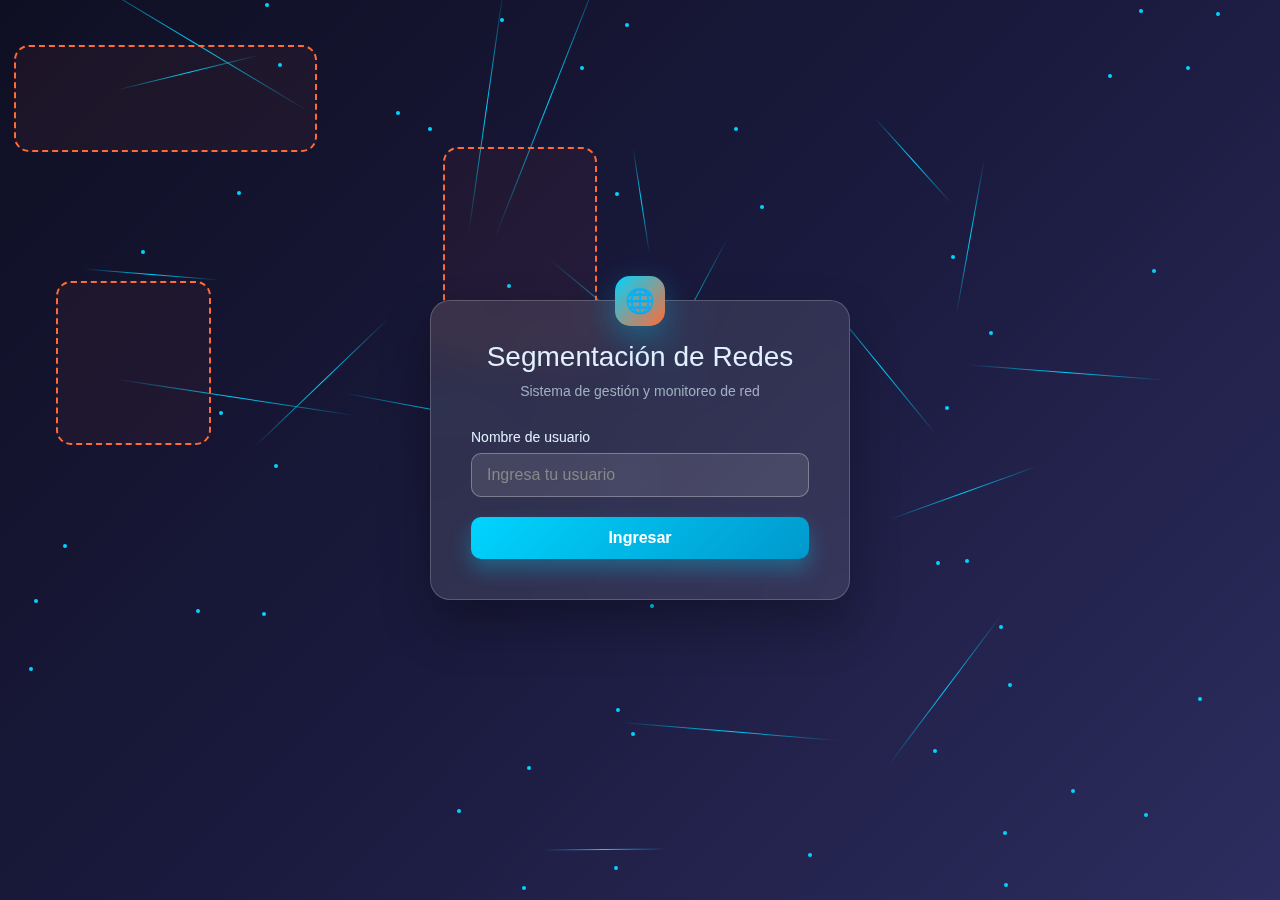
<file: frontend/index.html>
<!DOCTYPE html>
<html lang="es">

<head>
    <meta charset="UTF-8" />
    <meta name="viewport" content="width=device-width, initial-scale=1.0" />
    <title>Segmentación de Redes - Login</title>

    <base href="./" />

    <link rel="stylesheet" href="assets/css/base.css" />
    <link rel="stylesheet" href="assets/css/theme.css" />
    <link rel="stylesheet" href="assets/css/background.css" />
    <link rel="stylesheet" href="assets/css/auth.css" />
    <link rel="stylesheet" href="assets/css/components.css" /> 
</head>

<body>
    <div class="network-background" id="networkBg" aria-hidden="true"></div>

    <div class="login-container" id="loginPage">
        <div class="login-card">
            <div class="network-icon" aria-hidden="true"></div>
            <div class="login-header">
                <h1>Segmentación de Redes</h1>
                <p>Sistema de gestión y monitoreo de red</p>
            </div>

            <form id="loginForm" autocomplete="off">
                <div class="form-group">
                    <label for="username">Nombre de usuario</label>
                    <input type="text" id="username" name="username" placeholder="Ingresa tu usuario" required />
                </div>

                <button type="submit" class="btn login-btn">Ingresar</button>

            </form>
        </div>
    </div>

    <script src="assets/js/background.js" defer></script>
    <script src="assets/js/effects.js" defer></script>
    <script src="assets/js/content.js" defer></script>
    <script src="assets/js/nav.js" defer></script>
    <script src="assets/js/auth.js" defer></script>
    <script src="assets/js/modal.js" defer></script>
    <script src="assets/js/app.js" defer></script>



</body>

</html>
</file>
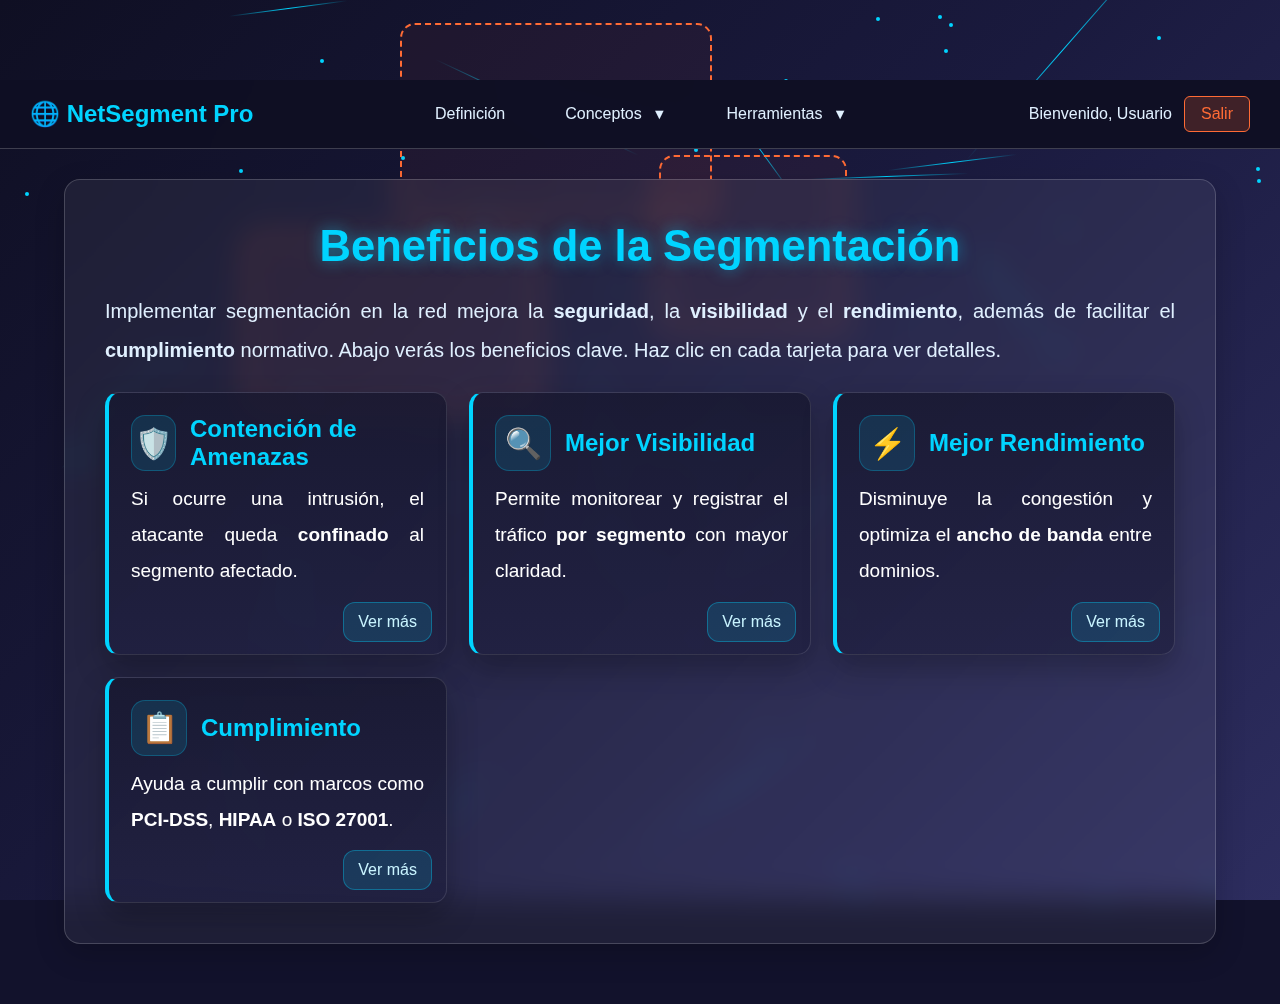
<file: frontend/pages/beneficios.html>
<!DOCTYPE html>
<html lang="es">

<head>
    <meta charset="UTF-8" />
    <meta name="viewport" content="width=device-width, initial-scale=1.0" />
    <title>Segmentación de Redes - Beneficios</title>

    <!-- CSS global del proyecto -->
    <link rel="stylesheet" href="../assets/css/base.css" />
    <link rel="stylesheet" href="../assets/css/theme.css" />
    <link rel="stylesheet" href="../assets/css/background.css" />
    <link rel="stylesheet" href="../assets/css/navbar.css" />
    <link rel="stylesheet" href="../assets/css/content.css" />
    <link rel="stylesheet" href="../assets/css/components.css" />

    <!-- CSS específico de esta página -->
    <link rel="stylesheet" href="../assets/css/content_beneficios.css" />
</head>

<body>
    <!-- Fondo animado -->
    <div class="network-background" id="networkBg" aria-hidden="true"></div>

    <div class="dashboard" id="dashboardPage">
        <!-- NAV -->
        <nav class="navbar">
            <div class="navbar-content">
                <div class="logo" aria-label="NetSegment Pro">🌐 NetSegment Pro</div>

                <div class="nav-menu" role="menubar">
                    <div class="nav-item" role="none">
                        <!-- OJO: si tu definicion.html está en esta misma carpeta /pages/, usa ruta relativa simple -->
                        <a class="nav-link" href="/definicion.html">Definición</a>
                    </div>

                    <div class="nav-item" role="none">
                        <button class="nav-link" data-dropdown="concepts" aria-expanded="false"
                            aria-controls="conceptsDropdown" role="menuitem">
                            Conceptos <span class="caret">▼</span>
                        </button>
                        <div class="dropdown" id="conceptsDropdown" hidden>
                            <a class="dropdown-item" href="tipos_segmentacion.html">Tipos de Segmentación</a>
                            <a class="dropdown-item" href="beneficios.html" aria-current="page">Beneficios</a>
                            <a class="dropdown-item" href="implementacion.html">Implementación</a>
                        </div>
                    </div>

                    <div class="nav-item" role="none">
                        <button class="nav-link" data-dropdown="tools" aria-expanded="false"
                            aria-controls="toolsDropdown" role="menuitem">
                            Herramientas <span class="caret">▼</span>
                        </button>
                        <div class="dropdown" id="toolsDropdown" hidden>
                            <a class="dropdown-item" href="calculadora.html">Calculadora</a>
                            <a class="dropdown-item" href="monitoreo.html">Monitoreo</a>
                            <a class="dropdown-item" href="analisis.html">Análisis</a>
                            <a class="dropdown-item" href="reportes.html">Reportes</a>
                        </div>
                    </div>
                </div>

                <div class="user-menu">
                    <span id="welcomeUser" class="welcome">Bienvenido, Usuario</span>
                    <button id="logoutBtn" class="logout-btn">Salir</button>
                </div>
            </div>
        </nav>

        <!-- CONTENIDO -->
        <main class="main-content" id="mainContent" tabindex="-1">
            <section class="content-section benefits-hero">
                <h2 class="section-title">Beneficios de la Segmentación</h2>
                <p class="definition-text benefits-intro">
                    Implementar segmentación en la red mejora la <strong>seguridad</strong>, la
                    <strong>visibilidad</strong> y el
                    <strong>rendimiento</strong>, además de facilitar el <strong>cumplimiento</strong> normativo.
                    Abajo verás los beneficios clave. Haz clic en cada tarjeta para ver detalles.
                </p>

                <div class="benefit-grid" id="benefitGrid">
                    <!-- 1 -->
                    <article class="benefit-card" data-toggle="benefit">
                        <header class="benefit-header">
                            <span class="emoji-badge" role="img" aria-label="Escudo">🛡️</span>
                            <h3 class="benefit-title">Contención de Amenazas</h3>
                        </header>
                        <p class="benefit-text">
                            Si ocurre una intrusión, el atacante queda <strong>confinado</strong> al segmento afectado.
                        </p>
                        <div class="benefit-details" hidden>
                            <ul>
                                <li>Reduce el <em>movimiento lateral</em> del atacante entre zonas.</li>
                                <li>Limita el alcance de malware y ransomware.</li>
                                <li>Facilita el aislamiento rápido durante incidentes.</li>
                            </ul>
                        </div>
                        <button class="benefit-toggle" aria-expanded="false" aria-label="Ver más">Ver más</button>
                    </article>

                    <!-- 2 -->
                    <article class="benefit-card" data-toggle="benefit">
                        <header class="benefit-header">
                            <span class="emoji-badge" role="img" aria-label="Lupa">🔍</span>
                            <h3 class="benefit-title">Mejor Visibilidad</h3>
                        </header>
                        <p class="benefit-text">
                            Permite monitorear y registrar el tráfico <strong>por segmento</strong> con mayor claridad.
                        </p>
                        <div class="benefit-details" hidden>
                            <ul>
                                <li>Métricas enfocadas por zona (DMZ, LAN, IoT, invitados, etc.).</li>
                                <li>Alertas y trazabilidad más precisas.</li>
                                <li>Auditorías y reportes simplificados.</li>
                            </ul>
                        </div>
                        <button class="benefit-toggle" aria-expanded="false" aria-label="Ver más">Ver más</button>
                    </article>

                    <!-- 3 -->
                    <article class="benefit-card" data-toggle="benefit">
                        <header class="benefit-header">
                            <span class="emoji-badge" role="img" aria-label="Rayo">⚡</span>
                            <h3 class="benefit-title">Mejor Rendimiento</h3>
                        </header>
                        <p class="benefit-text">
                            Disminuye la congestión y optimiza el <strong>ancho de banda</strong> entre dominios.
                        </p>
                        <div class="benefit-details" hidden>
                            <ul>
                                <li>Menos broadcasts innecesarios.</li>
                                <li>Rutas y ACL más eficientes.</li>
                                <li>Latencias más predecibles entre servicios.</li>
                            </ul>
                        </div>
                        <button class="benefit-toggle" aria-expanded="false" aria-label="Ver más">Ver más</button>
                    </article>

                    <!-- 4 -->
                    <article class="benefit-card" data-toggle="benefit">
                        <header class="benefit-header">
                            <span class="emoji-badge" role="img" aria-label="Checklist">📋</span>
                            <h3 class="benefit-title">Cumplimiento</h3>
                        </header>
                        <p class="benefit-text">
                            Ayuda a cumplir con marcos como <strong>PCI-DSS</strong>, <strong>HIPAA</strong> o
                            <strong>ISO 27001</strong>.
                        </p>
                        <div class="benefit-details" hidden>
                            <ul>
                                <li>Separación de datos sensibles y entornos.</li>
                                <li>Controles de acceso alineados a mínimo privilegio.</li>
                                <li>Evidencia fácil para auditorías.</li>
                            </ul>
                        </div>
                        <button class="benefit-toggle" aria-expanded="false" aria-label="Ver más">Ver más</button>
                    </article>
                </div>
            </section>
        </main>
    </div>

    <!-- Modal reutilizable del proyecto -->
    <div class="modal" id="appModal" hidden aria-hidden="true" role="dialog" aria-modal="true"
        aria-labelledby="modalTitle">
        <div class="modal-backdrop" data-modal-close></div>
        <div class="modal-dialog" role="document">
            <header class="modal-header">
                <h3 id="modalTitle">Título del modal</h3>
                <button class="modal-close" data-modal-close aria-label="Cerrar">✕</button>
            </header>
            <div class="modal-body" id="modalBody">Contenido del modal…</div>
            <footer class="modal-footer">
                <button class="btn" data-modal-close>Cerrar</button>
            </footer>
        </div>
    </div>

    <!-- JS global del proyecto -->
    <script src="../assets/js/background.js" defer></script>
    <script src="../assets/js/effects.js" defer></script>
    <script src="../assets/js/nav.js" defer></script>
    <script src="../assets/js/auth.js" defer></script>
    <script src="../assets/js/modal.js" defer></script>
    <script src="../assets/js/app.js" defer></script>

    <!-- JS específico de esta página -->
    <script src="../assets/js/beneficios.js" defer></script>

    

</body>

</html>
</file>
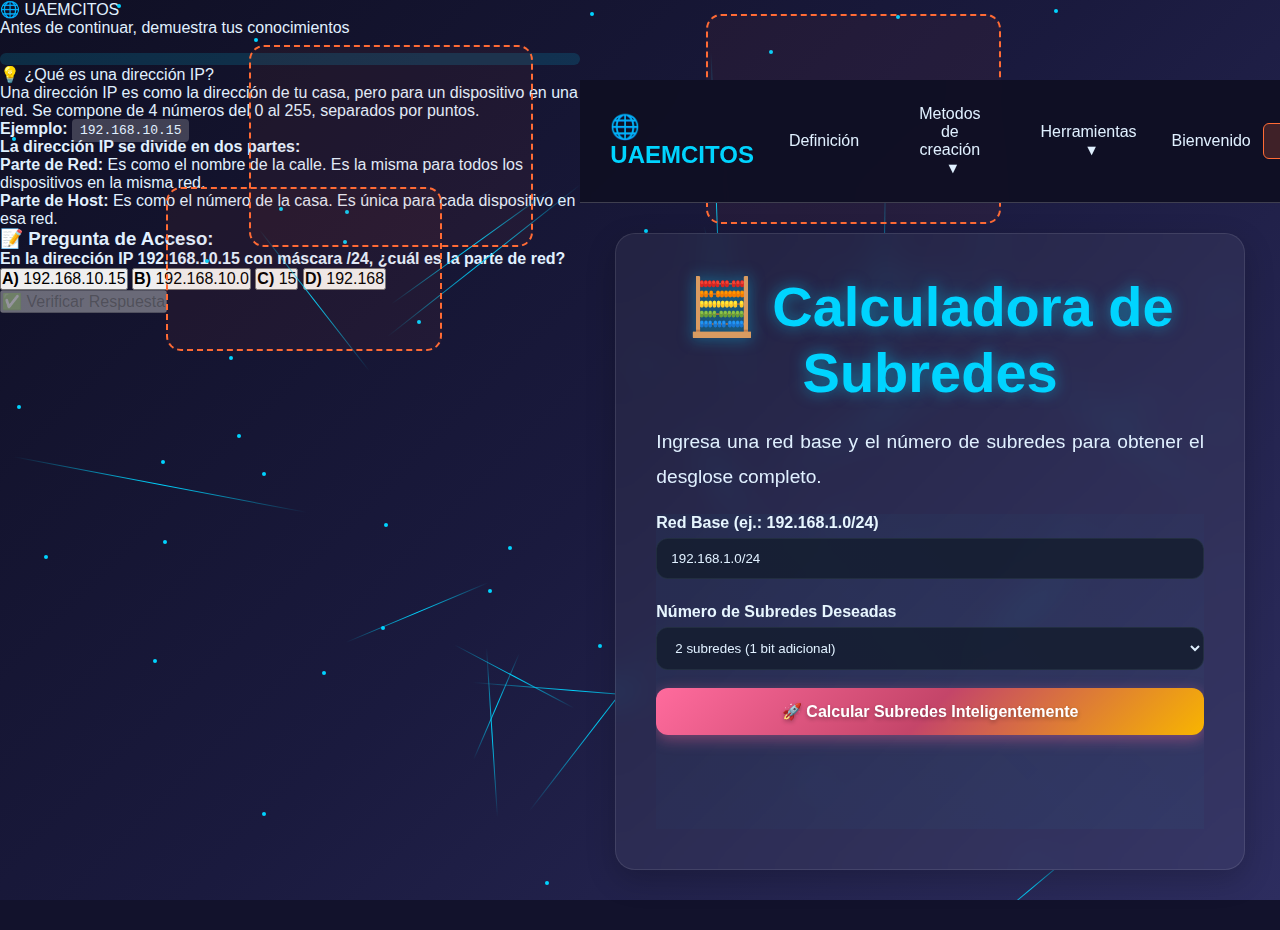
<file: frontend/pages/calculadora.html>
<!DOCTYPE html>
<html lang="es">

<head>
  <meta charset="UTF-8" />
  <meta name="viewport" content="width=device-width, initial-scale=1.0" />
  <title>Calculadora de Subredes</title>

  <!-- Orden recomendado (tus CSS) -->
  <link rel="stylesheet" href="../assets/css/theme.css">
  <link rel="stylesheet" href="../assets/css/base.css">
  <link rel="stylesheet" href="../assets/css/components.css">
  <link rel="stylesheet" href="../assets/css/navbar.css">
  <link rel="stylesheet" href="../assets/css/background.css">
  <link rel="stylesheet" href="../assets/css/content.css">

  <!-- CSS específico de esta página -->
  <link rel="stylesheet" href="../assets/css/content_calculadora.css">


</head>

<body>
    <!-- Modal de Quiz (aparece primero) -->
  <div class="quiz-modal" id="quizModal">
    <div class="quiz-container">
      <div class="quiz-title">🌐 UAEMCITOS</div>
      <div class="quiz-subtitle">Antes de continuar, demuestra tus conocimientos</div>
      
      <div class="progress-bar">
        <div class="progress-fill" id="progressFill"></div>
      </div>

      <!-- Concepto explicativo -->
      <div class="concept-box">
        <div class="concept-title">💡 ¿Qué es una dirección IP?</div>
        <p>Una dirección IP es como la dirección de tu casa, pero para un dispositivo en una red. Se compone de 4 números del 0 al 255, separados por puntos.</p>
        <p><strong>Ejemplo:</strong> <code style="background: rgba(255,255,255,0.2); padding: 4px 8px; border-radius: 4px;">192.168.10.15</code></p>
        
        <div class="concept-parts">
          <strong>La dirección IP se divide en dos partes:</strong>
          <ul>
            <li><strong>Parte de Red:</strong> Es como el nombre de la calle. Es la misma para todos los dispositivos en la misma red.</li>
            <li><strong>Parte de Host:</strong> Es como el número de la casa. Es única para cada dispositivo en esa red.</li>
          </ul>
        </div>
      </div>

      <!-- Pregunta -->
      <div class="quiz-question">
        <h3>📝 Pregunta de Acceso:</h3>
        <p><strong>En la dirección IP 192.168.10.15 con máscara /24, ¿cuál es la parte de red?</strong></p>
        
        <div class="quiz-options" id="quizOptions">
          <button class="quiz-option" data-answer="a">
            <strong>A)</strong> 192.168.10.15
          </button>
          <button class="quiz-option" data-answer="b">
            <strong>B)</strong> 192.168.10.0
          </button>
          <button class="quiz-option" data-answer="c">
            <strong>C)</strong> 15
          </button>
          <button class="quiz-option" data-answer="d">
            <strong>D)</strong> 192.168
          </button>
        </div>
      </div>

      <div id="resultMessage"></div>

      <div class="quiz-buttons">
        <button class="quiz-btn" id="submitQuiz" disabled>
          ✅ Verificar Respuesta
        </button>
        <button class="quiz-btn quiz-retry" id="retryQuiz" style="display: none;">
          🔄 Intentar de Nuevo
        </button>
      </div>
    </div>
  </div>
  
  <div class="network-background" id="networkBg" aria-hidden="true"></div>

  <div class="dashboard" id="dashboardPage">
    <!-- Navbar will be loaded here -->

    <!-- CONTENIDO -->
    <main class="main-content" id="mainContent" tabindex="-1">
      <section class="content-section">
        <h2 class="section-title">🧮 Calculadora de Subredes</h2>
        <p class="definition-text">Ingresa una red base y el número de subredes para obtener el desglose completo.</p>

        <!-- Toasts -->
        <div class="toast-container" id="toastContainer" aria-live="polite" aria-atomic="true"></div>

        <!-- Card principal -->
        <div class="panel elevated calc-wrap">
          <form class="calculator-section v-stack gap-md" id="calcForm" novalidate>
            <div class="input-group" id="networkGroup">
              <label for="networkInput" class="label">Red Base (ej.: 192.168.1.0/24)</label>
              <input type="text" id="networkInput" class="input" placeholder="192.168.1.0/24" value="192.168.1.0/24"
                autocomplete="off" inputmode="numeric">
              <p class="error-message" id="networkError"></p>
              <p class="success-message" id="networkSuccess"></p>
            </div>

            <div class="input-group">
              <label for="subnetCount" class="label">Número de Subredes Deseadas</label>
              <select id="subnetCount" class="input">
                <option value="2">2 subredes (1 bit adicional)</option>
                <option value="4">4 subredes (2 bits adicionales)</option>
                <option value="8">8 subredes (3 bits adicionales)</option>
                <option value="16">16 subredes (4 bits adicionales)</option>
                <option value="32">32 subredes (5 bits adicionales)</option>
              </select>
            </div>

            <button class="btn btn-primary w-100" id="calculateBtn" type="button" data-action="calculate">
              🚀 Calcular Subredes Inteligentemente
            </button>

            <div class="progress-bar" id="progressBar" hidden>
              <div class="progress-fill" id="progressFill"></div>
            </div>
          </form>

          <div class="table-wrap">
            <table class="results-table" id="resultsTable" aria-describedby="networkInput subnetCount">
              <thead>
                <tr>
                  <th>Subred #</th>
                  <th>Dirección de Red</th>
                  <th>Primer Host</th>
                  <th>Último Host</th>
                  <th>Broadcast</th>
                  <th>Máscara</th>
                  <th>Hosts Disponibles</th>
                </tr>
              </thead>
              <tbody id="resultsBody"></tbody>
            </table>
          </div>
        </div>
      </section>
    </main>
  </div>

<script src="../assets/js/pregunta.js" defer></script>
  <!-- JS globales del sitio -->
  <script src="../assets/js/background.js" defer></script>
  <script src="../assets/js/effects.js" defer></script>
  <script src="../assets/js/nav.js" defer></script>
  <script src="../assets/js/auth.js" defer></script>
  <script src="../assets/js/modal.js" defer></script>
  <script src="../assets/js/app.js" defer></script>

  <!-- JS específico de esta página -->
  <script src="../assets/js/calculadora.js" defer></script>
  <!-- Importante: el script del navbar debe ir al final para asegurarse de que el DOM esté cargado -->
  <script src="../assets/js/navbar.js" defer></script>
</body>

</html>
</file>
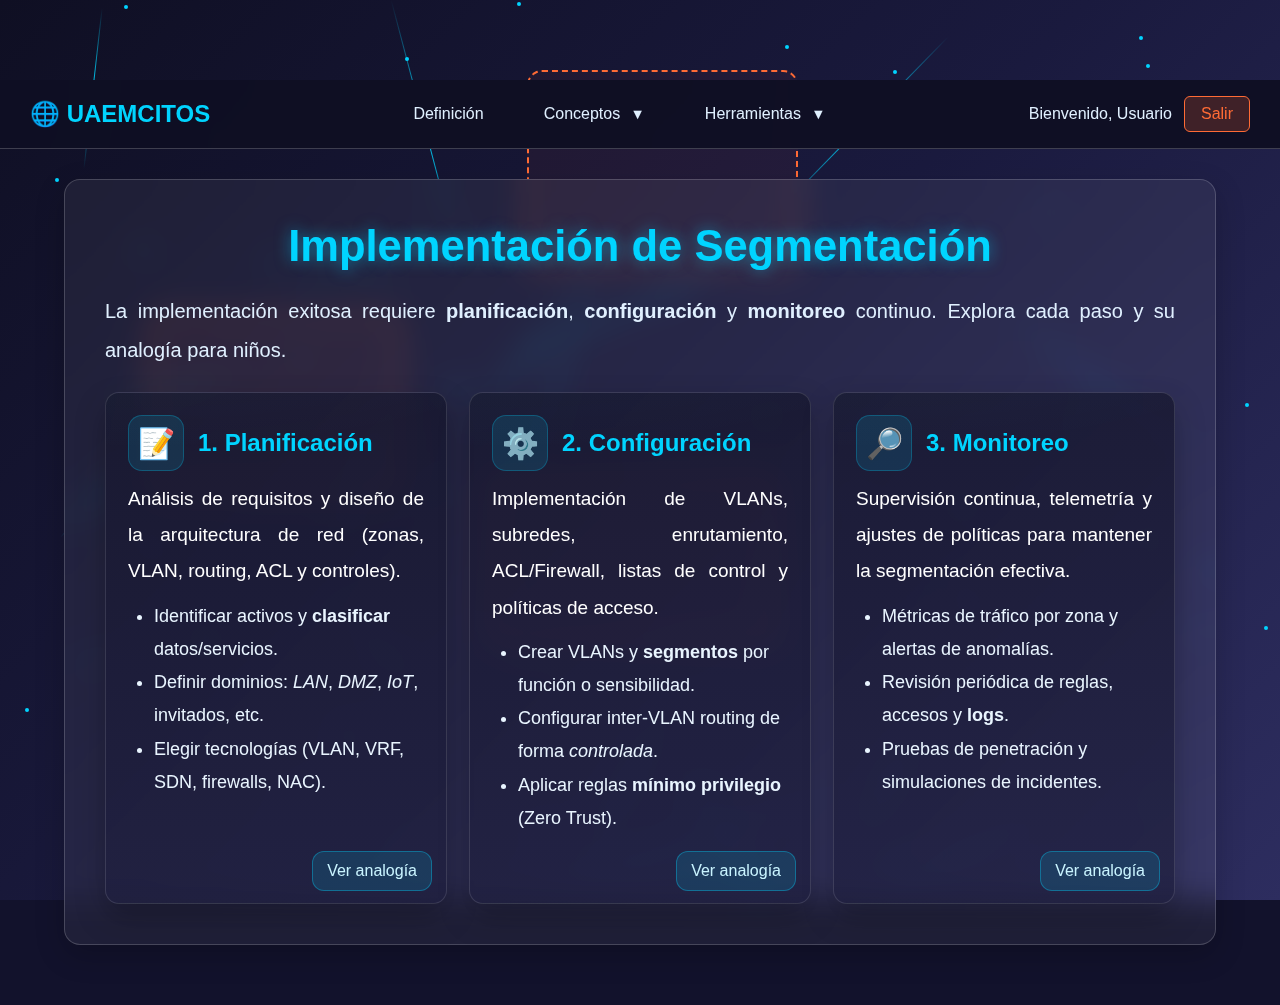
<file: frontend/pages/implementacion.html>
<!DOCTYPE html>
<html lang="es">

<head>
    <meta charset="UTF-8" />
    <meta name="viewport" content="width=device-width, initial-scale=1.0" />
    <title>Segmentación de Redes - Implementación</title>

    <!-- CSS global -->
    <link rel="stylesheet" href="../assets/css/base.css" />
    <link rel="stylesheet" href="../assets/css/theme.css" />
    <link rel="stylesheet" href="../assets/css/background.css" />
    <link rel="stylesheet" href="../assets/css/navbar.css" />
    <link rel="stylesheet" href="../assets/css/content.css" />
    <link rel="stylesheet" href="../assets/css/components.css" />

    <!-- CSS específico -->
    <link rel="stylesheet" href="../assets/css/content_implementacion.css" />
</head>

<body>
    <div class="network-background" id="networkBg" aria-hidden="true"></div>

    <div class="dashboard" id="dashboardPage">
        <nav class="navbar">
            <div class="navbar-content">
                <div class="logo" aria-label="NetSegment Pro">🌐 UAEMCITOS</div>

                <div class="nav-menu" role="menubar">
                    <div class="nav-item" role="none">
                        <a class="nav-link" href="/definicion.html">Definición</a>
                    </div>

                    <div class="nav-item" role="none">
                        <button class="nav-link" data-dropdown="concepts" aria-expanded="false"
                            aria-controls="conceptsDropdown" role="menuitem">
                            Conceptos <span class="caret">▼</span>
                        </button>
                        <div class="dropdown" id="conceptsDropdown" hidden>
                            <a class="dropdown-item" href="tipos_segmentacion.html">Tipos de Segmentación</a>
                            <a class="dropdown-item" href="beneficios.html">Beneficios</a>
                            <a class="dropdown-item" href="implementacion.html" aria-current="page">Implementación</a>
                        </div>
                    </div>

                    <div class="nav-item" role="none">
                        <button class="nav-link" data-dropdown="tools" aria-expanded="false"
                            aria-controls="toolsDropdown" role="menuitem">
                            Herramientas <span class="caret">▼</span>
                        </button>
                        <div class="dropdown" id="toolsDropdown" hidden>
                            <a class="dropdown-item" href="/frontend/pages/division.html">División Visual de Subredes</a>
                            <a class="dropdown-item" href="/frontend/pages/calculadora.html">Calculadora Inteligente de Subredes</a>
                            <a class="dropdown-item" href="/frontend/pages/validacion.html">Sistema Adaptativo de Validación</a>
                        </div>
                    </div>
                </div>

                <div class="user-menu">
                    <span id="welcomeUser" class="welcome">Bienvenido, Usuario</span>
                    <button id="logoutBtn" class="logout-btn">Salir</button>
                </div>
            </div>
        </nav>

        <main class="main-content" id="mainContent" tabindex="-1">
            <section class="content-section impl-hero">
                <h2 class="section-title">Implementación de Segmentación</h2>
                <p class="definition-text impl-intro">
                    La implementación exitosa requiere <strong>planificación</strong>, <strong>configuración</strong> y
                    <strong>monitoreo</strong> continuo. Explora cada paso y su analogía para niños.
                </p>

                <div class="step-grid" id="implementationGrid">
                    <!-- Paso 1 -->
                    <article class="step-card" data-step>
                        <header class="step-header">
                            <span class="emoji-badge" role="img" aria-label="Planificación">📝</span>
                            <h3 class="step-title">1. Planificación</h3>
                        </header>

                        <p class="step-text">
                            Análisis de requisitos y diseño de la arquitectura de red (zonas, VLAN, routing, ACL y
                            controles).
                        </p>

                        <div class="step-details">
                            <ul>
                                <li>Identificar activos y <strong>clasificar</strong> datos/servicios.</li>
                                <li>Definir dominios: <em>LAN</em>, <em>DMZ</em>, <em>IoT</em>, invitados, etc.</li>
                                <li>Elegir tecnologías (VLAN, VRF, SDN, firewalls, NAC).</li>
                            </ul>
                        </div>

                        <div class="step-analogy" hidden>
                            <h4>Analogía para niños</h4>
                            <p>
                                Es como <strong>organizar una fiesta en casa</strong>: decides qué cuartos serán para
                                juegos, comida y descanso. Haces un <em>mapa</em> y pones letreros para que nadie se
                                pierda.
                            </p>
                        </div>

                        <button class="step-toggle" aria-expanded="false">Ver analogía</button>
                    </article>

                    <!-- Paso 2 -->
                    <article class="step-card" data-step>
                        <header class="step-header">
                            <span class="emoji-badge" role="img" aria-label="Configuración">⚙️</span>
                            <h3 class="step-title">2. Configuración</h3>
                        </header>

                        <p class="step-text">
                            Implementación de VLANs, subredes, enrutamiento, ACL/Firewall, listas de control y políticas
                            de acceso.
                        </p>

                        <div class="step-details">
                            <ul>
                                <li>Crear VLANs y <strong>segmentos</strong> por función o sensibilidad.</li>
                                <li>Configurar inter-VLAN routing de forma <em>controlada</em>.</li>
                                <li>Aplicar reglas <strong>mínimo privilegio</strong> (Zero Trust).</li>
                            </ul>
                        </div>

                        <div class="step-analogy" hidden>
                            <h4>Analogía para niños</h4>
                            <p>
                                Como <strong>poner reglas y etiquetas de colores</strong> en la fiesta: los que tienen
                                etiqueta azul juegan en la sala, los rojos comen en la cocina. Solo pasan por las
                                <em>puertas</em> permitidas.
                            </p>
                        </div>

                        <button class="step-toggle" aria-expanded="false">Ver analogía</button>
                    </article>

                    <!-- Paso 3 -->
                    <article class="step-card" data-step>
                        <header class="step-header">
                            <span class="emoji-badge" role="img" aria-label="Monitoreo">🔎</span>
                            <h3 class="step-title">3. Monitoreo</h3>
                        </header>

                        <p class="step-text">
                            Supervisión continua, telemetría y ajustes de políticas para mantener la segmentación
                            efectiva.
                        </p>

                        <div class="step-details">
                            <ul>
                                <li>Métricas de tráfico por zona y alertas de anomalías.</li>
                                <li>Revisión periódica de reglas, accesos y <strong>logs</strong>.</li>
                                <li>Pruebas de penetración y simulaciones de incidentes.</li>
                            </ul>
                        </div>

                        <div class="step-analogy" hidden>
                            <h4>Analogía para niños</h4>
                            <p>
                                Como un <strong>vigilante con lupa</strong> en la fiesta: revisa que todos sigan las
                                reglas,
                                que no haya empujones y que cada quien esté en su cuarto.
                            </p>
                        </div>

                        <button class="step-toggle" aria-expanded="false">Ver analogía</button>
                    </article>
                </div>
            </section>
        </main>
    </div>

    <!-- Modal global -->
    <div class="modal" id="appModal" hidden aria-hidden="true" role="dialog" aria-modal="true"
        aria-labelledby="modalTitle">
        <div class="modal-backdrop" data-modal-close></div>
        <div class="modal-dialog" role="document">
            <header class="modal-header">
                <h3 id="modalTitle">Título del modal</h3>
                <button class="modal-close" data-modal-close aria-label="Cerrar">✕</button>
            </header>
            <div class="modal-body" id="modalBody">Contenido del modal…</div>
            <footer class="modal-footer">
                <button class="btn" data-modal-close>Cerrar</button>
            </footer>
        </div>
    </div>

    <!-- JS global -->
    <script src="../assets/js/background.js" defer></script>
    <script src="../assets/js/effects.js" defer></script>
    <script src="../assets/js/nav.js" defer></script>
    <script src="../assets/js/auth.js" defer></script>
    <script src="../assets/js/modal.js" defer></script>
    <script src="../assets/js/app.js" defer></script>

    <!-- JS específico -->
    <script src="../assets/js/implementacion.js" defer></script>



</body>

</html>
</file>
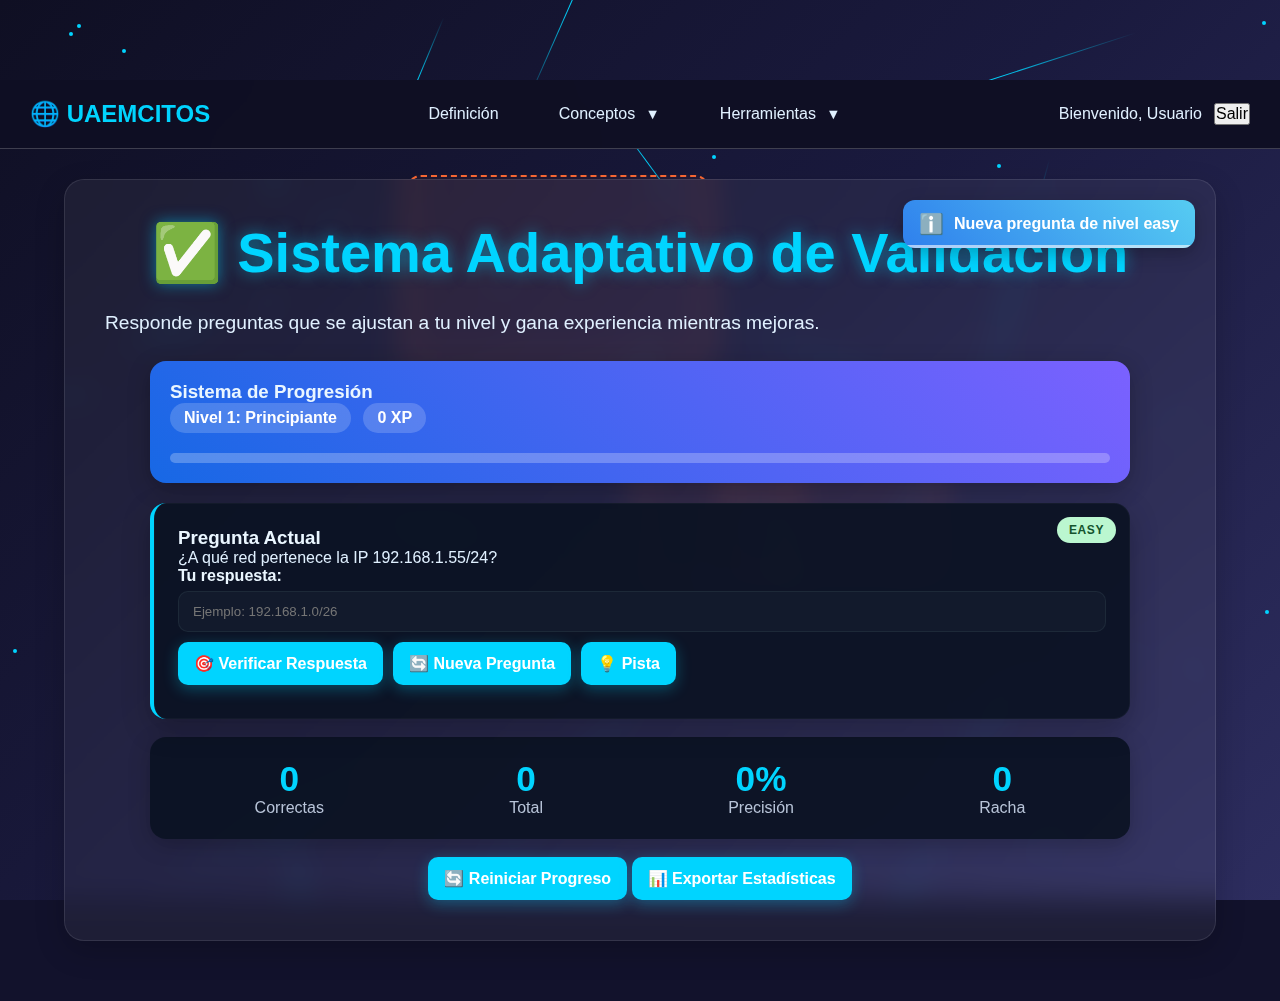
<file: frontend/pages/validacion.html>
<!DOCTYPE html>
<html lang="es">
<head>
    <meta charset="UTF-8"/>
    <meta name="viewport" content="width=device-width, initial-scale=1.0"/>
    <title>Sistema Adaptativo de Validación de Subredes</title>

    <link rel="stylesheet" href="../assets/css/theme.css">
    <link rel="stylesheet" href="../assets/css/base.css">
    <link rel="stylesheet" href="../assets/css/components.css">
    <link rel="stylesheet" href="../assets/css/navbar.css">
    <link rel="stylesheet" href="../assets/css/background.css">
    <link rel="stylesheet" href="../assets/css/content.css">

    <link rel="stylesheet" href="../assets/css/content_validacion.css">
</head>

<body>
    <div class="network-background" id="networkBg" aria-hidden="true"></div>

    <div class="dashboard" id="dashboardPage">
        <nav class="navbar">
            <div class="navbar-content">
                <div class="logo" aria-label="UAEMCITOS">🌐 UAEMCITOS</div>
                <div class="nav-menu" role="menubar">
                    <div class="nav-item" role="none">
                        <a class="nav-link" href="../definicion.html" role="menuitem">Definición</a>
                    </div>
                    <div class="nav-item" role="none">
                        <button class="nav-link" data-dropdown="concepts" aria-expanded="false" aria-controls="conceptsDropdown" role="menuitem">
                            Conceptos <span class="caret">▼</span>
                        </button>
                        <div class="dropdown" id="conceptsDropdown" hidden>
                            <a class="dropdown-item" href="./tipos_segmentacion.html">Tipos de Segmentación</a>
                            <a class="dropdown-item" href="./beneficios.html">Beneficios</a>
                            <a class="dropdown-item" href="./implementacion.html">Implementación</a>
                        </div>
                    </div>
                    <div class="nav-item" role="none">
                        <button class="nav-link" data-dropdown="tools" aria-expanded="false" aria-controls="toolsDropdown" role="menuitem">
                            Herramientas <span class="caret">▼</span>
                        </button>
                        <div class="dropdown" id="toolsDropdown" hidden>
                            <a class="dropdown-item" href="/frontend/pages/division.html">División Visual de Subredes</a>
                            <a class="dropdown-item" href="/frontend/pages/calculadora.html">Calculadora Inteligente de Subredes</a>
                            <a class="dropdown-item" href="/frontend/pages/validacion.html">Sistema Adaptativo de Validación</a>
                        </div>
                    </div>
                </div>

                <div class="user-menu">
                    <span id="welcomeUser" class="welcome">Bienvenido, Usuario</span>
                    <button id="logoutBtn" class="btn-logout">Salir</button>
                </div>
            </div>
        </nav>

        <main class="main-content" id="mainContent" tabindex="-1">
            <section class="content-section">
                <h2 class="section-title">✅ Sistema Adaptativo de Validación</h2>
                <p class="definition-text">Responde preguntas que se ajustan a tu nivel y gana experiencia mientras mejoras.</p>
                <div class="toast-container" id="toastContainer" aria-live="polite" aria-atomic="true"></div>

                <div class="panel elevated validacion-wrap">
                    <div class="level-system">
                        <h3 class="subtitle">Sistema de Progresión</h3>
                        <span class="level-badge" id="currentLevel">Nivel 1: Principiante</span>
                        <span class="level-badge" id="currentXP">0 XP</span>
                        <div class="progress-bar"><div class="progress-fill" id="xpProgress"></div></div>
                    </div>

                    <article class="quiz-card" aria-live="polite">
                        <span class="difficulty-indicator" id="difficultyBadge">Fácil</span>
                        <h3 class="subtitle">Pregunta Actual</h3>
                        <p id="currentQuestion" class="question">Preparando pregunta adaptativa...</p>

                        <div class="input-group">
                            <label for="answerInput" class="label">Tu respuesta:</label>
                            <input type="text" id="answerInput" class="input" placeholder="Ejemplo: 192.168.1.0/26" autocomplete="off">
                        </div>

                        <div class="actions">
                            <button class="btn btn-primary" data-action="check">🎯 Verificar Respuesta</button>
                            <button class="btn btn-secondary" data-action="new">🔄 Nueva Pregunta</button>
                            <button class="btn btn-warning hint-btn" data-action="hint">💡 Pista</button>
                        </div>
                        <div class="hint-system">
                            <div class="hint-content" id="hintContent"><strong>💡 Pista:</strong> <span id="hintText"></span></div>
                        </div>
                        <div id="feedback"></div>
                    </article>

                    <div class="stats">
                        <div class="stat-item">
                            <div class="stat-number" id="correctCount">0</div>
                            <div>Correctas</div>
                        </div>
                        <div class="stat-item">
                            <div class="stat-number" id="totalCount">0</div>
                            <div>Total</div>
                        </div>
                        <div class="stat-item">
                            <div class="stat-number" id="accuracy">0%</div>
                            <div>Precisión</div>
                        </div>
                        <div class="stat-item">
                            <div class="stat-number" id="streak">0</div>
                            <div>Racha</div>
                        </div>
                    </div>

                    <div class="center">
                        <button class="btn btn-secondary" data-action="reset">🔄 Reiniciar Progreso</button>
                        <button class="btn btn-primary" data-action="export">📊 Exportar Estadísticas</button>
                    </div>
                </div>
            </section>
        </main>
    </div>

    <script src="../assets/js/background.js" defer></script>
    <script src="../assets/js/effects.js" defer></script>
    <script src="../assets/js/nav.js" defer></script>
    <script src="../assets/js/auth.js" defer></script>
    <script src="../assets/js/modal.js" defer></script>
    <script src="../assets/js/app.js" defer></script>

    <script src="../assets/js/validacion.js" defer></script>
</body>
</html>
</file>
<file: frontend/assets/css/theme.css>
/* Estilos de tema y utilidades de color */
.logo {
  color: var(--accent);
  font-size: 24px;
  font-weight: 700;
}

.text-dim {
  color: var(--text-dim);
}
.welcome {
  color: var(--text);
}
.text-accent {
  color: var(--accent);
}
.text-warning {
  color: var(--warning);
}

/* Superficies translúcidas y contenedores */
.bg-glass {
  background: var(--glass);
  backdrop-filter: blur(20px);
}
.card-glass {
  background: rgba(255, 255, 255, 0.08);
  border: 1px solid rgba(255, 255, 255, 0.18);
  border-radius: 14px;
  backdrop-filter: blur(16px);
}

/* Bordes y sombras coherentes con el tema */
.border-accent {
  border: 1px solid var(--accent);
}
.border-warning {
  border: 1px solid var(--warning);
}

.shadow-sm {
  box-shadow: 0 6px 14px rgba(0, 0, 0, 0.25);
}
.shadow-md {
  box-shadow: 0 12px 28px rgba(0, 0, 0, 0.35);
}
.shadow-lg {
  box-shadow: 0 22px 60px rgba(0, 0, 0, 0.45);
}

/* Pequeñas ayudas de espaciado */
.mt-2 {
  margin-top: 0.5rem;
}
.mt-3 {
  margin-top: 0.75rem;
}
.mb-2 {
  margin-bottom: 0.5rem;
}
.mb-3 {
  margin-bottom: 0.75rem;
}
.p-2 {
  padding: 0.5rem;
}
.p-3 {
  padding: 0.75rem;
}
</file>
<file: frontend/assets/css/background.css>
/* Fondo animado de red (nodos, líneas y zonas de segmentación) */
.network-background {
  position: absolute;
  inset: 0;
  width: 100%;
  height: 100%;
  overflow: hidden;
  z-index: 1;
  pointer-events: none;
}

.network-node {
  position: absolute;
  width: 4px;
  height: 4px;
  background: var(--accent);
  border-radius: 50%;
  animation: pulse 2s infinite ease-in-out;
}

.network-line {
  position: absolute;
  height: 1px;
  background: linear-gradient(90deg, transparent, var(--accent), transparent);
  animation: dataFlow 3s infinite linear;
}

.segment-zone {
  position: absolute;
  border: 2px dashed var(--warning);
  border-radius: 15px;
  background: rgba(255, 107, 53, 0.05);
  animation: segmentPulse 4s infinite ease-in-out;
}

/* Animaciones */
@keyframes pulse {
  0%,
  100% {
    opacity: 0.3;
    transform: scale(1);
  }
  50% {
    opacity: 1;
    transform: scale(1.5);
  }
}

@keyframes dataFlow {
  0% {
    opacity: 0;
    transform: translateX(-100px);
  }
  50% {
    opacity: 1;
  }
  100% {
    opacity: 0;
    transform: translateX(100px);
  }
}

@keyframes segmentPulse {
  0%,
  100% {
    opacity: 0.3;
    transform: scale(1);
  }
  50% {
    opacity: 0.6;
    transform: scale(1.02);
  }
}
</file>
<file: frontend/assets/css/auth.css>
/* Login */
.login-container {
  position: relative;
  z-index: 2;
  display: flex;
  justify-content: center;
  align-items: center;
  height: 100vh;
}

.login-card {
  background: var(--glass);
  backdrop-filter: blur(20px);
  border: 1px solid var(--glass-2);
  border-radius: 20px;
  padding: 40px;
  width: min(420px, 92vw);
  box-shadow: 0 25px 50px rgba(0, 0, 0, 0.3);
  position: relative;
}

.login-header {
  text-align: center;
  margin-bottom: 30px;
}

.login-header h1 {
  color: var(--text);
  font-size: 28px;
  font-weight: 300;
  margin-bottom: 10px;
}

.login-header p {
  color: var(--text-dim);
  font-size: 14px;
}

/* Formulario */
.form-group {
  margin-bottom: 20px;
}

.form-group label {
  display: block;
  color: var(--text);
  margin-bottom: 8px;
  font-size: 14px;
}

.form-group input {
  width: 100%;
  padding: 12px 15px;
  background: rgba(255, 255, 255, 0.1);
  border: 1px solid rgba(255, 255, 255, 0.3);
  border-radius: 10px;
  color: var(--text);
  font-size: 16px;
  transition: 0.2s;
}

.form-group input:focus {
  outline: none;
  border-color: var(--accent);
  box-shadow: 0 0 10px rgba(0, 212, 255, 0.3);
}

.form-group input::placeholder {
  color: #888;
}

/* Icono superior */
.network-icon {
  position: absolute;
  top: -25px;
  left: 50%;
  transform: translateX(-50%);
  width: 50px;
  height: 50px;
  background: linear-gradient(135deg, var(--accent), var(--warning));
  border-radius: 15px;
  display: grid;
  place-items: center;
  box-shadow: 0 10px 30px rgba(0, 212, 255, 0.3);
}

.network-icon::before {
  content: "🌐";
  font-size: 24px;
}

/* Enlace recuperar contraseña */
.forgot-password {
  text-align: center;
}
.forgot-password a {
  color: var(--accent);
  text-decoration: none;
  font-size: 14px;
}
.forgot-password a:hover {
  text-decoration: underline;
}
</file>
<file: frontend/assets/css/components.css>
/* Botones genéricos */
.btn {
  display: inline-flex;
  align-items: center;
  justify-content: center;
  gap: 0.5rem;
  padding: 12px 16px;
  border-radius: 10px;
  border: 0;
  color: #fff;
  font-weight: 600;
  transition: transform 0.15s, box-shadow 0.15s, background 0.2s;
}
.btn:hover {
  transform: translateY(-1px);
}
.btn:focus-visible {
  outline: 2px solid var(--accent);
  outline-offset: 2px;
}

/* Botón principal del login */
.login-btn {
  width: 100%;
  background: linear-gradient(135deg, var(--accent), var(--accent-2));
  box-shadow: 0 10px 20px rgba(0, 212, 255, 0.3);
}
.login-btn:hover {
  background: linear-gradient(135deg, var(--accent-2), var(--accent-3));
  box-shadow: 0 12px 22px rgba(0, 212, 255, 0.35);
}

/* Modal reutilizable */
.modal {
  position: fixed;
  inset: 0;
  z-index: 50;
}
.modal-backdrop {
  position: absolute;
  inset: 0;
  background: rgba(0, 0, 0, 0.5);
}
.modal-dialog {
  position: relative;
  z-index: 51;
  width: min(720px, 92vw);
  margin: 8vh auto;
  background: var(--ink-1);
  color: var(--text);
  border: 1px solid rgba(255, 255, 255, 0.15);
  border-radius: 16px;
  box-shadow: 0 30px 80px rgba(0, 0, 0, 0.45);
  overflow: hidden;
}
.modal-header,
.modal-footer {
  display: flex;
  align-items: center;
  justify-content: space-between;
  gap: 12px;
  padding: 16px 20px;
  border-bottom: 1px solid rgba(255, 255, 255, 0.08);
}
.modal-footer {
  border-top: 1px solid rgba(255, 255, 255, 0.08);
  border-bottom: 0;
}
.modal-body {
  padding: 20px;
}

.modal-close {
  background: transparent;
  border: 0;
  color: var(--text);
  font-size: 18px;
  line-height: 1;
  cursor: pointer;
}
.modal-close:hover {
  color: var(--accent);
}

/* === Flip Card (imagen con giro al click) === */
.flip-card {
  perspective: 1000px;
  cursor: pointer;
  margin-top: 12px;
  /* Establecer altura relativa al ancho para mantener la proporción */
  aspect-ratio: 16/9;
  max-width: 100%;
}
.flip-card:focus-within .flip-hint,
.flip-card:hover .flip-hint {
  opacity: 1;
}

.flip-inner {
  position: relative;
  width: 100%;
  height: 100%;
  transform-style: preserve-3d;
  transition: transform 0.8s;
  border-radius: 12px;
  overflow: hidden;
  box-shadow: 0 10px 24px rgba(0, 0, 0, 0.25);
  border: 1px solid rgba(255, 255, 255, 0.12);
}
.flip-inner.is-flipped {
  transform: rotateY(180deg);
}

.flip-face {
  position: absolute;
  inset: 0;
  display: flex; /* Usamos flexbox para centrar contenido */
  align-items: center;
  justify-content: center;
  padding: 16px;
  backface-visibility: hidden;
}

.flip-front {
  background: #0f1830;
}
.flip-front img {
  width: 100%;
  height: auto; /* La altura se ajusta automáticamente */
  object-fit: contain;
}

.flip-hint {
  position: absolute;
  right: 8px;
  bottom: 8px;
  font-size: 12px;
  color: var(--text-dim);
  background: rgba(0, 0, 0, 0.4);
  padding: 4px 10px;
  border-radius: 999px;
  opacity: 0.6;
  transition: opacity 0.2s;
}

.flip-back {
  background: rgba(255, 255, 255, 0.06);
  transform: rotateY(180deg);
  text-align: left;
  color: var(--text);
  line-height: 1.6;
  display: flex;
  flex-direction: column;
  justify-content: center;
}
.flip-back h4 {
  color: var(--accent);
  margin-bottom: 8px;
}
.flip-back ul {
  margin: 8px 0 10px 18px;
}
.flip-back li {
  margin: 4px 0;
}
.flip-back small {
  color: var(--text-dim);
}
/* ====== Flip: tamaño que NO se sale del recuadro ====== */
.image-card {
  overflow: hidden;
} /* evita desbordes visuales */
.flip-card {
  width: 100%;
}

/* Usamos aspect-ratio: la altura se calcula a partir del ancho del card */
.flip-inner {
  position: relative;
  width: 100%;
  aspect-ratio: 16 / 9; /* 16:9 por defecto */
  height: auto; /* NO altura fija */
  transform-style: preserve-3d;
  transition: transform 0.8s;
  border-radius: 12px;
  overflow: hidden;
  box-shadow: 0 10px 24px rgba(0, 0, 0, 0.25);
  border: 1px solid rgba(255, 255, 255, 0.12);
}
@media (max-width: 768px) {
  .flip-inner {
    aspect-ratio: 4 / 3;
  } /* un poco más alto en móviles */
}
.flip-inner.is-flipped {
  transform: rotateY(180deg);
}

/* Caras */
.flip-face {
  position: absolute;
  inset: 0;
  display: grid;
  place-items: center;
  padding: 16px;
  backface-visibility: hidden;
}

.flip-front {
  background: #0f1830;
}
.flip-front img {
  width: 100%;
  height: 100%;
  object-fit: contain; /* se ve COMPLETA */
  display: block;
}

.flip-hint {
  position: absolute;
  right: 8px;
  bottom: 8px;
  font-size: 12px;
  color: var(--text-dim);
  background: rgba(0, 0, 0, 0.4);
  padding: 4px 10px;
  border-radius: 999px;
  opacity: 0.75;
}

/* Cara trasera: texto claro y legible */
.flip-back {
  background: rgba(255, 255, 255, 0.08);
  transform: rotateY(180deg);
  color: var(--text);
  text-align: left;
  font-size: 16px;
  line-height: 1.7;
  letter-spacing: 0.2px;
}
.flip-back .analogy {
  max-width: 92%;
}
.flip-back h4 {
  color: var(--accent);
  margin-bottom: 8px;
}
.flip-back ul {
  margin: 10px 0 12px 1.1rem;
  list-style: "•  ";
}
.flip-back li {
  margin: 4px 0;
}
.flip-back small {
  color: var(--text-dim);
}

/* === Flip: fondo del card en la cara trasera === */
.flip-back {
  /* antes tenía un fondo semitransparente: quítalo */
  background: transparent; /* deja ver el fondo de .image-card */
  transform: rotateY(180deg);
  color: var(--text);
  text-align: left;
  font-size: 16px;
  line-height: 1.7;
  letter-spacing: 0.2px;
  padding: 0; /* usaremos padding en el panel */
}

/* Panel para que el texto se lea bien sobre el fondo */
.analogy-panel {
  width: min(95%, 780px);
  margin: 0 auto;
  padding: 16px 18px;
  background: rgba(0, 0, 0, 0.35); /* vidrio suave */
  border: 1px solid rgba(255, 255, 255, 0.12);
  border-radius: 12px;
  backdrop-filter: blur(4px);
}

.analogy-panel h4 {
  color: var(--accent);
  margin-bottom: 8px;
}
.analogy-panel ul {
  margin: 10px 0 12px 1.1rem;
  list-style: "•  ";
}
.analogy-panel li {
  margin: 4px 0;
}
.analogy-panel small {
  color: var(--text-dim);
}

/* --- Visibilidad exclusiva por cara (imagen vs analogía) --- */
.flip-face {
  transition: opacity 0.25s ease;
}

.flip-front {
  opacity: 1;
}
.flip-back {
  opacity: 0;
}

/* Al voltear: oculta por completo la imagen y activa la analogía */
.flip-inner.is-flipped .flip-front {
  opacity: 0;
  pointer-events: none;
}
.flip-inner.is-flipped .flip-back {
  opacity: 1;
  pointer-events: auto;
}

/* (Opcional) Prioriza la cara visible en el apilado */
.flip-inner.is-flipped .flip-back {
  z-index: 1;
}
.flip-inner:not(.is-flipped) .flip-front {
  z-index: 1;
}
</file>
<file: frontend/assets/css/navbar.css>
.navbar {
  background: var(--ink-1);
  backdrop-filter: blur(20px);
  padding: 15px 30px;
  border-bottom: 1px solid var(--glass-2);
  position: relative;
  z-index: 5;
}

.navbar-content {
  display: flex;
  justify-content: space-between;
  align-items: center;
  gap: 20px;
}

.nav-menu {
  display: flex;
  gap: 30px;
  align-items: center;
}

.nav-item {
  position: relative;
}

.nav-link {
  color: var(--text);
  text-decoration: none;
  padding: 10px 15px;
  border-radius: 8px;
  background: transparent;
  border: 0;
  transition: 0.2s;
}

.nav-link:hover,
.nav-link[aria-expanded="true"] {
  background: rgba(0, 212, 255, 0.2);
  color: var(--accent);
}

.caret {
  margin-left: 6px;
  font-size: 0.9em;
}

/* Dropdown */
.dropdown {
  position: absolute;
  top: 100%;
  left: 0;
  min-width: 220px;
  background: var(--ink-1);
  backdrop-filter: blur(20px);
  border: 1px solid rgba(255, 255, 255, 0.1);
  border-radius: 10px;
  padding: 8px;
  z-index: 10;
  box-shadow: 0 10px 30px rgba(0, 0, 0, 0.3);
}

.dropdown-item {
  width: 100%;
  text-align: left;
  color: var(--text);
  padding: 10px 12px;
  border-radius: 8px;
  background: transparent;
  border: 0;
  transition: 0.2s;
}

.dropdown-item:hover {
  background: rgba(0, 212, 255, 0.2);
  color: var(--accent);
}

/* Usuario */
.user-menu {
  display: flex;
  align-items: center;
  gap: 12px;
}

.logout-btn {
  background: rgba(255, 107, 53, 0.2);
  color: var(--warning);
  border: 1px solid var(--warning);
  padding: 8px 16px;
  border-radius: 6px;
  transition: 0.2s;
}

.logout-btn:hover {
  background: var(--warning);
  color: #fff;
}

/* Elimina el subrayado de todos los enlaces del menú */
.nav-menu a,
.dropdown a {
  text-decoration: none;
}

/* Dropdown */
.dropdown {
  /* ... (el resto de tus estilos del dropdown) ... */
  padding: 8px; /* Mantener el padding del contenedor */
}

/* Estilo para los elementos de lista dentro del dropdown */
.dropdown ul {
  list-style: none; /* Elimina las viñetas */
  padding: 0; /* Elimina el padding por defecto */
  margin: 0; /* Elimina el margen por defecto */
}

/* Asegura que los enlaces dentro de la lista ocupen todo el ancho */
.dropdown-item {
  display: block; /* Hace que el enlace sea un bloque para ocupar el 100% del ancho */
  width: 100%;
  text-align: left;
  color: var(--text);
  padding: 10px 12px;
  border-radius: 8px;
  background: transparent;
  border: 0;
  transition: 0.2s;
}

.dropdown-item:hover {
  background: rgba(0, 212, 255, 0.2);
  color: var(--accent);
}

.nav-link.is-active,
.dropdown a[aria-current="page"] {
  background: rgba(0, 212, 255, 0.2);
  color: #00d4ff;
}

/* Estado activo en navbar */
.nav-link.active,
.dropdown .dropdown-item.active {
  background: rgba(0, 212, 255, 0.2);
  color: #00d4ff;
}
</file>
<file: frontend/assets/css/content.css>
/* Estilos para el contenido principal */
.dashboard {
  position: relative;
  z-index: 2;
  width: 100%; /* Ahora el dashboard se extiende a todo el ancho */
  padding-top: 80px; /* Para evitar que el contenido se solape con el navbar */
  overflow-y: hidden; /* Se elimina el scroll interno */
}

.main-content {
  width: 90%;
  max-width: 1400px; /* Limita el ancho del contenido principal para legibilidad en monitores ultra-grandes */
  margin: 0 auto; /* Centra el contenido principal */
  padding: 30px 0;
}

/* Tarjetas y bloques de texto */
.content-section {
  background: rgba(255, 255, 255, 0.05);
  backdrop-filter: blur(15px);
  border: 1px solid rgba(255, 255, 255, 0.1);
  border-radius: 20px;
  padding: 40px;
  margin-bottom: 30px;
  box-shadow: 0 10px 30px rgba(0, 0, 0, 0.2);
  width: 100%;
}

.section-title {
  color: var(--accent);
  font-size: clamp(2rem, 5vw, 3.5rem); /* Título escalable */
  font-weight: 800;
  margin-bottom: 20px;
  text-align: center;
  text-shadow: 0 0 15px rgba(0, 212, 255, 0.5);
}

.section-subtitle {
  color: var(--text-dim);
  font-size: clamp(1rem, 2vw, 1.5rem); /* Subtítulo escalable */
  text-align: center;
  margin-top: -10px;
  margin-bottom: 30px;
}

.definition-text {
  color: var(--text);
  line-height: 1.8;
  font-size: clamp(1rem, 1.5vw, 1.2rem); /* Texto principal escalable */
  margin: 20px 0;
  /* Eliminar la siguiente línea para que el texto abarque todo el ancho */
  /* max-width: 800px; */
  text-align: justify; /* Alinea el texto de forma justificada */
}

/* Galería de imágenes/diagramas */
.image-gallery {
  display: grid;
  grid-template-columns: repeat(auto-fit, minmax(300px, 1fr));
  gap: 30px;
  margin: 40px 0;
}

.image-card {
  background: rgba(255, 255, 255, 0.03);
  border-radius: 15px;
  padding: 20px;
  text-align: center;
  border: 1px solid rgba(255, 255, 255, 0.1);
  transition: transform 0.3s ease, box-shadow 0.3s ease;
  position: relative;
  overflow: hidden;
}

.image-card::before {
  content: '';
  position: absolute;
  top: 0;
  left: 0;
  width: 100%;
  height: 100%;
  background: radial-gradient(circle at 50% 50%, rgba(0, 212, 255, 0.1), transparent 70%);
  opacity: 0;
  transition: opacity 0.5s ease;
}

.image-card:hover::before {
  opacity: 1;
}

.image-card:hover {
  transform: translateY(-10px) scale(1.02);
  box-shadow: 0 20px 40px rgba(0, 212, 255, 0.2);
}

.image-card img {
  width: 100%;
  height: auto;
  border-radius: 10px;
  border: 2px solid rgba(0, 212, 255, 0.5);
  transition: transform 0.5s ease;
}

.image-card:hover img {
  transform: scale(1.05);
}

.image-title {
  color: var(--accent);
  font-size: 1.25rem;
  font-weight: 700;
  margin-top: 15px;
  margin-bottom: 5px;
}

.image-description {
  color: var(--text-dim);
  font-size: 0.9rem;
  line-height: 1.6;
}

/* Lista de beneficios */
.benefits-list {
  display: grid;
  grid-template-columns: repeat(auto-fit, minmax(250px, 1fr));
  gap: 30px;
  margin: 40px 0;
}

.benefit-item {
  background: rgba(0, 212, 255, 0.05);
  border-left: 4px solid var(--accent);
  padding: 25px;
  border-radius: 15px;
  box-shadow: 0 4px 15px rgba(0, 212, 255, 0.1);
  transition: transform 0.3s ease, box-shadow 0.3s ease;
}

.benefit-item:hover {
  transform: translateY(-5px);
  box-shadow: 0 6px 20px rgba(0, 212, 255, 0.2);
}

.benefit-title {
  color: var(--accent);
  font-weight: 700;
  font-size: 1.2rem;
  margin-bottom: 10px;
}

.benefit-desc {
  color: var(--text);
  font-size: 0.95rem;
  line-height: 1.6;
}

/* --- Media Queries para responsividad --- */

/* Pantallas medianas (tablets) */
@media (max-width: 1024px) {
  .section-title {
    font-size: 2.5rem;
  }

  .section-subtitle {
    font-size: 1.1rem;
  }

  .content-section {
    padding: 30px;
  }

  .main-content {
    padding: 20px 0;
    width: 95%;
  }
}

/* Pantallas pequeñas (móviles) */
@media (max-width: 768px) {
  .navbar-content {
    flex-direction: column;
    gap: 1rem;
  }

  .nav-menu {
    width: 100%;
    justify-content: center;
    gap: 1rem;
    flex-wrap: wrap;
  }

  .nav-item {
    text-align: center;
  }

  .user-menu {
    justify-content: center;
    width: 100%;
    margin-top: 1rem;
  }

  .section-title {
    font-size: 2rem;
  }

  .section-subtitle {
    font-size: 1rem;
  }

  .definition-text {
    font-size: 1rem;
    padding: 0 10px;
    text-align: justify; /* También aplica la justificación en móviles */
  }

  .content-section {
    padding: 20px;
  }

  .image-gallery {
    grid-template-columns: 1fr;
    gap: 20px;
  }

  .benefits-list {
    grid-template-columns: 1fr;
    gap: 20px;
  }
}
</file>
<file: frontend/assets/css/content_beneficios.css>
/* Beneficios – estilos específicos. Mantiene look & feel y solo agrega lo necesario */
.benefits-hero {
  background: rgba(255, 255, 255, 0.06);
  border: 1px solid rgba(255, 255, 255, 0.18);
  border-radius: 16px;
}

/* Intro más grande y justificada */
.benefits-intro {
  text-align: justify;
  font-size: clamp(18px, 1.7vw, 20px);
  line-height: 1.95;
}

/* Título principal más grande */
.section-title {
  font-size: clamp(34px, 3.4vw, 46px);
  line-height: 1.2;
}

.benefit-grid {
  display: grid;
  grid-template-columns: repeat(auto-fit, minmax(260px, 1fr));
  gap: 22px;
  margin-top: 22px;
}

.benefit-card {
  position: relative;
  background: linear-gradient(
    180deg,
    rgba(23, 23, 46, 0.75),
    rgba(32, 32, 64, 0.75)
  );
  border: 1px solid rgba(255, 255, 255, 0.12);
  border-left: 4px solid #00d4ff;
  border-radius: 14px;
  padding: 22px 22px 64px; /* más espacio por botón más grande */
  box-shadow: 0 14px 30px rgba(0, 0, 0, 0.25);
  transition: transform 0.25s ease, box-shadow 0.25s ease,
    border-color 0.25s ease;
  overflow: hidden;
}

.benefit-card:hover,
.benefit-card:focus-within {
  transform: translateY(-6px);
  box-shadow: 0 24px 50px rgba(0, 212, 255, 0.18);
  border-left-color: #67e8f9;
}

.benefit-header {
  display: flex;
  align-items: center;
  gap: 14px;
  margin-bottom: 10px;
}

/* EMOJI más grande */
.emoji-badge {
  display: inline-grid;
  place-items: center;
  width: 56px;
  height: 56px;
  border-radius: 14px;
  background: rgba(0, 212, 255, 0.12);
  font-size: 30px; /* tamaño del emoji */
  box-shadow: inset 0 0 0 1px rgba(0, 212, 255, 0.25);
}

/* Título de cada beneficio más grande */
.benefit-title {
  color: #00d4ff;
  font-weight: 800;
  font-size: clamp(20px, 1.9vw, 24px);
  margin: 0;
}

/* Texto principal más grande y justificado */
.benefit-text {
  color: #ffffff;
  line-height: 1.9;
  text-align: justify;
  margin: 8px 0 0;
  font-size: clamp(17px, 1.7vw, 19px);
}

/* Detalles con viñetas y tamaño mayor */
.benefit-details {
  margin-top: 14px;
  padding-top: 10px;
  border-top: 1px dashed rgba(255, 255, 255, 0.16);
  color: #e9f5ff;
  font-size: clamp(16px, 1.6vw, 18px);
  line-height: 1.85;
}

.benefit-details ul {
  margin-left: 20px;
  padding-left: 6px;
}

/* Botón más grande */
.benefit-toggle {
  position: absolute;
  right: 14px;
  bottom: 12px;
  background: rgba(0, 212, 255, 0.14);
  border: 1px solid rgba(0, 212, 255, 0.35);
  color: #c9f4ff;
  padding: 10px 14px;
  border-radius: 12px;
  font-size: clamp(15px, 1.4vw, 16px);
  cursor: pointer;
  transition: background 0.2s ease, transform 0.2s ease, color 0.2s ease;
}

.benefit-toggle:hover {
  background: rgba(0, 212, 255, 0.24);
  transform: translateY(-1px);
  color: #ffffff;
}

/* Animación de entrada */
.benefit-card.is-visible {
  animation: benefitFade 0.45s ease both;
}
@keyframes benefitFade {
  from {
    opacity: 0;
    transform: translateY(12px);
  }
  to {
    opacity: 1;
    transform: translateY(0);
  }
}

/* Transición para abrir/cerrar detalles */
.benefit-details[hidden] {
  display: block;
  max-height: 0;
  opacity: 0;
  overflow: hidden;
}
.benefit-card.open .benefit-details {
  max-height: 260px;
  opacity: 1;
  transition: max-height 0.35s ease, opacity 0.35s ease;
}

/* Accesibilidad */
@media (prefers-reduced-motion: reduce) {
  .benefit-card,
  .benefit-card.is-visible {
    animation: none !important;
    transition: none !important;
  }
}

/* Responsive */
@media (max-width: 520px) {
  .emoji-badge {
    width: 48px;
    height: 48px;
    font-size: 26px;
  }
  .benefit-title {
    font-size: 20px;
  }
  .benefit-text,
  .benefit-details {
    font-size: 16px;
  }
}
</file>
<file: frontend/assets/css/content_calculadora.css>
/* ===========================
   CALCULADORA DE SUBREDES - DISEÑO MEJORADO
   =========================== */

/* Layout del card con efectos mejorados */
.calc-wrap {
  max-width: 980px;
  margin-inline: auto;
  position: relative;
  overflow: hidden;
}

/* Efecto de brillo sutil en el panel principal */
.calc-wrap::before {
  content: "";
  position: absolute;
  top: -50%;
  left: -50%;
  width: 200%;
  height: 200%;
  background: linear-gradient(
    45deg,
    transparent,
    rgba(0, 224, 255, 0.03),
    transparent
  );
  animation: shimmer 8s infinite;
  pointer-events: none;
}

@keyframes shimmer {
  0% { transform: translateX(-100%) translateY(-100%) rotate(45deg); }
  100% { transform: translateX(100%) translateY(100%) rotate(45deg); }
}

.v-stack { 
  display: flex; 
  flex-direction: column; 
  animation: slideInUp 0.6s ease-out;
}

@keyframes slideInUp {
  from {
    opacity: 0;
    transform: translateY(30px);
  }
  to {
    opacity: 1;
    transform: translateY(0);
  }
}

.gap-md { gap: clamp(12px, 2vw, 18px); }
.w-100 { width: 100%; }

/* Inputs y labels mejorados con micro-animaciones */
.label {
  display: block;
  font-weight: 700;
  color: var(--text-strong, #e7f6ff);
  margin-bottom: 6px;
  transform: translateY(0);
  transition: all 0.3s ease;
}

.input-group:hover .label {
  transform: translateY(-2px);
  text-shadow: 0 0 10px rgba(0, 224, 255, 0.3);
}

.input {
  width: 100%;
  padding: 12px 14px;
  border-radius: 12px;
  background: color-mix(in oklab, var(--surface, #0f172a) 85%, white 2%);
  border: 1.5px solid color-mix(in oklab, var(--panel-border, #7aa4), transparent 60%);
  color: var(--text, #dce7f7);
  transition: all .3s cubic-bezier(.4, 0, .2, 1);
  position: relative;
  backdrop-filter: blur(10px);
}

.input::placeholder {
  color: rgba(220, 231, 247, 0.4);
  transition: all 0.3s ease;
}

.input:hover {
  border-color: color-mix(in oklab, var(--accent, #00e0ff), transparent 30%);
  transform: translateY(-1px);
  box-shadow: 0 4px 20px rgba(0, 224, 255, 0.1);
}

.input:focus {
  outline: none;
  border-color: var(--accent, #00e0ff);
  box-shadow: 
    0 0 0 3px color-mix(in oklab, var(--accent, #00e0ff), transparent 75%),
    0 8px 30px rgba(0, 224, 255, 0.2);
  background: color-mix(in oklab, var(--surface, #0f172a) 80%, white 8%);
  transform: translateY(-2px);
}

.input:focus::placeholder {
  opacity: 0;
  transform: translateX(10px);
}

/* Estados de validación con animaciones */
.input-group.error .input {
  border-color: #e74c3c;
  background: color-mix(in oklab, #e74c3c 12%, transparent);
  animation: shake 0.5s ease-in-out;
}

.input-group.success .input {
  border-color: #2ecc71;
  background: color-mix(in oklab, #2ecc71 10%, transparent);
  animation: pulse-success 0.6s ease-out;
}

@keyframes shake {
  0%, 100% { transform: translateX(0); }
  25% { transform: translateX(-5px); }
  75% { transform: translateX(5px); }
}

@keyframes pulse-success {
  0% { box-shadow: 0 0 0 0 rgba(46, 204, 113, 0.4); }
  70% { box-shadow: 0 0 0 10px rgba(46, 204, 113, 0); }
  100% { box-shadow: 0 0 0 0 rgba(46, 204, 113, 0); }
}

.error-message, .success-message {
  font-size: .9rem;
  font-weight: 700;
  margin-top: 6px;
  transform: translateY(-10px);
  opacity: 0;
  animation: slideInMessage 0.3s ease-out forwards;
}

@keyframes slideInMessage {
  to {
    transform: translateY(0);
    opacity: 1;
  }
}

.error-message { 
  color: #ff6b6b;
  text-shadow: 0 0 10px rgba(255, 107, 107, 0.3);
}
.success-message { 
  color: #2ecc71;
  text-shadow: 0 0 10px rgba(46, 204, 113, 0.3);
}

/* Botón mejorado con efectos hover increíbles */
.btn { 
  border-radius: 12px; 
  font-weight: 800;
  position: relative;
  overflow: hidden;
  transform: translateY(0);
  transition: all 0.3s cubic-bezier(.4, 0, .2, 1);
  border: none;
  cursor: pointer;
  padding: 14px 24px;
  font-size: 1rem;
}

/* AQUÍ CAMBIAS EL COLOR DEL BOTÓN */
.btn-primary {
  background: linear-gradient(135deg, #ff6b9d, #c44569, #f8b500);
  color: #ffffff;
  text-shadow: 0 2px 4px rgba(0,0,0,0.3);
  box-shadow: 0 4px 15px rgba(255, 107, 157, 0.4);
}

/* Color del botón al hacer hover */
.btn-primary:hover {
  background: linear-gradient(135deg, #ff8fab, #d55a7a, #ffcd39);
  box-shadow: 
    0 10px 30px rgba(255, 107, 157, 0.5),
    0 0 40px rgba(255, 107, 157, 0.3);
}

.btn::before {
  content: "";
  position: absolute;
  top: 0;
  left: -100%;
  width: 100%;
  height: 100%;
  background: linear-gradient(
    90deg,
    transparent,
    rgba(255, 255, 255, 0.2),
    transparent
  );
  transition: left 0.6s ease;
}

.btn:hover {
  transform: translateY(-3px);
  box-shadow: 
    0 10px 30px rgba(0, 224, 255, 0.3),
    0 0 40px rgba(0, 224, 255, 0.1);
}

.btn:hover::before {
  left: 100%;
}

.btn:active {
  transform: translateY(-1px);
  transition: all 0.1s ease;
}

/* Barra de progreso mejorada */
.progress-bar {
  width: 100%;
  height: 12px;
  background: color-mix(in oklab, var(--accent, #00e0ff), transparent 85%);
  border-radius: 999px;
  overflow: hidden;
  position: relative;
  margin-top: 16px;
  animation: slideInProgress 0.5s ease-out;
}

@keyframes slideInProgress {
  from {
    opacity: 0;
    width: 0;
  }
  to {
    opacity: 1;
    width: 100%;
  }
}

.progress-fill {
  height: 100%;
  width: 0%;
  background: linear-gradient(90deg, var(--accent, #00e0ff), #7b61ff, #ff6b9d);
  background-size: 200% 100%;
  border-radius: 999px;
  transition: width .8s cubic-bezier(.4, 0, .2, 1);
  animation: progressShine 2s linear infinite;
  position: relative;
}

@keyframes progressShine {
  0% { background-position: 200% 0; }
  100% { background-position: -200% 0; }
}

.progress-fill::after {
  content: "";
  position: absolute;
  top: 0;
  left: 0;
  right: 0;
  bottom: 0;
  background: linear-gradient(
    90deg,
    transparent,
    rgba(255, 255, 255, 0.3),
    transparent
  );
  animation: progressGlow 1.5s ease-in-out infinite alternate;
}

@keyframes progressGlow {
  0% { opacity: 0; }
  100% { opacity: 1; }
}

/* Tabla de resultados con animaciones espectaculares */
.table-wrap { 
  margin-top: 24px;
  perspective: 1000px;
}

.results-table {
  width: 100%;
  border-collapse: collapse;
  background: color-mix(in oklab, var(--surface, #0f172a) 82%, black 8%);
  border-radius: 16px;
  overflow: hidden;
  box-shadow: 
    0 20px 40px rgba(0,0,0,.3), 
    0 0 0 1px rgba(255,255,255,.05) inset,
    0 0 60px rgba(0, 224, 255, 0.1);
  opacity: 0;
  transform: translateY(30px) rotateX(10deg);
  transition: all .6s cubic-bezier(.4, 0, .2, 1);
  backdrop-filter: blur(20px);
}

.results-table.show { 
  opacity: 1; 
  transform: translateY(0) rotateX(0deg); 
}

.results-table th, .results-table td {
  padding: 16px 18px;
  border-bottom: 1px solid rgba(255,255,255,.08);
  text-align: left;
  color: var(--text, #dce7f7);
  transition: all 0.3s ease;
  position: relative;
}

.results-table th {
  background: linear-gradient(135deg, #0e1b2e, #12213a, #1a2b42);
  color: #eaf6ff;
  font-weight: 700;
  text-shadow: 0 2px 4px rgba(0,0,0,0.3);
  border-bottom: 2px solid rgba(0, 224, 255, 0.2);
}

.results-table tbody tr {
  transition: all 0.3s ease;
  animation: slideInRow 0.6s ease-out backwards;
}

.results-table tbody tr:nth-child(1) { animation-delay: 0.1s; }
.results-table tbody tr:nth-child(2) { animation-delay: 0.2s; }
.results-table tbody tr:nth-child(3) { animation-delay: 0.3s; }
.results-table tbody tr:nth-child(4) { animation-delay: 0.4s; }
.results-table tbody tr:nth-child(5) { animation-delay: 0.5s; }

@keyframes slideInRow {
  from {
    opacity: 0;
    transform: translateX(-30px);
  }
  to {
    opacity: 1;
    transform: translateX(0);
  }
}

.results-table tr:nth-child(even) {
  background: rgba(255,255,255,.03);
}

.results-table tbody tr:hover {
  background: linear-gradient(90deg, rgba(0,224,255,.12), rgba(123,97,255,.08));
  transform: translateX(5px);
  box-shadow: 0 4px 20px rgba(0, 224, 255, 0.2);
}

.results-table tbody tr:hover td {
  color: #ffffff;
  text-shadow: 0 0 10px rgba(0, 224, 255, 0.5);
}

/* Animación de carga para las celdas */
.results-table td {
  position: relative;
  overflow: hidden;
}

.results-table.loading td::after {
  content: "";
  position: absolute;
  top: 0;
  left: -100%;
  width: 100%;
  height: 100%;
  background: linear-gradient(
    90deg,
    transparent,
    rgba(0, 224, 255, 0.2),
    transparent
  );
  animation: shimmerCell 1.5s infinite;
}

@keyframes shimmerCell {
  0% { left: -100%; }
  100% { left: 100%; }
}

/* Toasts mejorados */
.toast-container {
  position: fixed; 
  top: 20px; 
  right: 20px; 
  z-index: 1000;
  display: flex; 
  flex-direction: column; 
  gap: 12px;
}

.toast {
  min-width: 300px; 
  padding: 16px 20px; 
  border-radius: 16px; 
  color: #fff;
  font-weight: 700; 
  box-shadow: 
    0 10px 30px rgba(0,0,0,.3),
    0 0 0 1px rgba(255,255,255,.1) inset;
  transform: translateX(120%) scale(0.8);
  transition: all .6s cubic-bezier(.68,-.55,.27,1.55);
  display: flex; 
  align-items: center; 
  gap: 12px;
  background: linear-gradient(135deg, #2f80ed, #56ccf2);
  position: relative; 
  overflow: hidden;
  backdrop-filter: blur(20px);
}

.toast::after {
  content: "";
  position: absolute;
  top: 0;
  left: 0;
  right: 0;
  bottom: 0;
  background: linear-gradient(
    45deg,
    transparent,
    rgba(255, 255, 255, 0.1),
    transparent
  );
  animation: toastShine 3s ease-in-out infinite;
}

@keyframes toastShine {
  0%, 100% { transform: translateX(-100%) skewX(-15deg); }
  50% { transform: translateX(200%) skewX(-15deg); }
}

.toast.show { 
  transform: translateX(0) scale(1); 
}

.toast.success { 
  background: linear-gradient(135deg, #27ae60, #2ecc71, #58d68d); 
}
.toast.error { 
  background: linear-gradient(135deg, #c0392b, #e74c3c, #ec7063); 
}
.toast.warning { 
  background: linear-gradient(135deg, #f39c12, #f1c40f, #f7dc6f); 
}

.toast::before{
  content:""; 
  position:absolute; 
  bottom:0; 
  left:0; 
  height:4px; 
  width:100%;
  background: linear-gradient(90deg, rgba(255,255,255,.8), rgba(255,255,255,.4));
  animation: toastProgress 4s linear forwards;
  border-radius: 0 0 16px 16px;
}

@keyframes toastProgress { 
  from { width: 100%; opacity: 1; } 
  to { width: 0; opacity: 0.3; } 
}

/* Efectos de entrada para el formulario */
.calculator-section {
  animation: fadeInScale 0.8s ease-out;
}

@keyframes fadeInScale {
  0% {
    opacity: 0;
    transform: scale(0.95) translateY(20px);
  }
  100% {
    opacity: 1;
    transform: scale(1) translateY(0);
  }
}

.input-group {
  animation: slideInInput 0.6s ease-out backwards;
}

.input-group:nth-child(1) { animation-delay: 0.1s; }
.input-group:nth-child(2) { animation-delay: 0.2s; }

@keyframes slideInInput {
  from {
    opacity: 0;
    transform: translateX(-20px);
  }
  to {
    opacity: 1;
    transform: translateX(0);
  }
}

/* Responsive mejorado */
@media (max-width: 820px) {
  .calc-wrap { 
    margin-inline: clamp(8px, 2vw, 16px); 
  }
  
  .results-table { 
    display: block; 
    overflow-x: auto; 
    white-space: nowrap;
    scrollbar-width: thin;
    scrollbar-color: rgba(0, 224, 255, 0.3) transparent;
  }
  
  .results-table::-webkit-scrollbar {
    height: 8px;
  }
  
  .results-table::-webkit-scrollbar-track {
    background: rgba(0, 0, 0, 0.1);
    border-radius: 4px;
  }
  
  .results-table::-webkit-scrollbar-thumb {
    background: linear-gradient(90deg, rgba(0, 224, 255, 0.3), rgba(123, 97, 255, 0.3));
    border-radius: 4px;
  }

  .toast {
    min-width: 280px;
    margin-right: 10px;
  }
}

/* Animación especial para el título de la sección */
.section-title {
  animation: titleGlow 2s ease-in-out infinite alternate;
}

@keyframes titleGlow {
  0% {
    text-shadow: 
      0 0 10px rgba(0, 224, 255, 0.3),
      0 0 20px rgba(0, 224, 255, 0.2),
      0 0 30px rgba(0, 224, 255, 0.1);
  }
  100% {
    text-shadow: 
      0 0 20px rgba(0, 224, 255, 0.6),
      0 0 30px rgba(0, 224, 255, 0.4),
      0 0 40px rgba(0, 224, 255, 0.2);
  }
}
</file>
<file: frontend/assets/css/content_implementacion.css>
/* Implementación – estilos específicos, tipografías grandes y texto justificado */
.impl-hero {
  background: rgba(255, 255, 255, 0.06);
  border: 1px solid rgba(255, 255, 255, 0.18);
  border-radius: 16px;
}

.impl-intro {
  text-align: justify;
  font-size: clamp(18px, 1.7vw, 20px);
  line-height: 1.95;
}

.section-title {
  font-size: clamp(34px, 3.4vw, 46px);
  line-height: 1.2;
}

.step-grid {
  display: grid;
  grid-template-columns: repeat(auto-fit, minmax(300px, 1fr));
  gap: 22px;
  margin-top: 22px;
}

.step-card {
  position: relative;
  background: radial-gradient(
      1200px 400px at 10% -20%,
      rgba(103, 232, 249, 0.05),
      transparent 40%
    ),
    linear-gradient(180deg, rgba(23, 23, 46, 0.75), rgba(32, 32, 64, 0.75));
  border: 1px solid rgba(255, 255, 255, 0.12);
  border-radius: 14px;
  padding: 22px 22px 68px;
  box-shadow: 0 14px 30px rgba(0, 0, 0, 0.25);
  transition: transform 0.25s ease, box-shadow 0.25s ease;
  overflow: hidden;
}
.step-card:hover,
.step-card:focus-within {
  transform: translateY(-6px);
  box-shadow: 0 24px 50px rgba(0, 212, 255, 0.18);
}

.step-header {
  display: flex;
  align-items: center;
  gap: 14px;
  margin-bottom: 10px;
}

.emoji-badge {
  display: inline-grid;
  place-items: center;
  width: 56px;
  height: 56px;
  border-radius: 14px;
  background: rgba(0, 212, 255, 0.12);
  font-size: 30px; /* emojis grandes */
  box-shadow: inset 0 0 0 1px rgba(0, 212, 255, 0.25);
}

.step-title {
  color: #00d4ff;
  font-weight: 800;
  font-size: clamp(20px, 1.9vw, 24px);
  margin: 0;
}

.step-text {
  color: #fff;
  text-align: justify;
  margin: 8px 0 10px;
  font-size: clamp(17px, 1.7vw, 19px);
  line-height: 1.9;
}

.step-details {
  color: #e9f5ff;
  font-size: clamp(16px, 1.6vw, 18px);
  line-height: 1.85;
}
.step-details ul {
  margin-left: 20px;
  padding-left: 6px;
}

/* Analogía para niños (oculta por defecto) */
.step-analogy {
  margin-top: 14px;
  padding: 14px;
  border-radius: 12px;
  background: rgba(255, 176, 0, 0.12);
  border: 1px dashed rgba(255, 176, 0, 0.4);
  color: #fff7e6;
}
.step-analogy h4 {
  margin: 0 0 8px 0;
  font-size: clamp(18px, 1.8vw, 20px);
  color: #ffd27a;
}
.step-analogy p {
  margin: 0;
  text-align: justify;
  line-height: 1.85;
  font-size: clamp(16px, 1.6vw, 18px);
}

/* Botón */
.step-toggle {
  position: absolute;
  right: 14px;
  bottom: 12px;
  background: rgba(0, 212, 255, 0.14);
  border: 1px solid rgba(0, 212, 255, 0.35);
  color: #c9f4ff;
  padding: 10px 14px;
  border-radius: 12px;
  font-size: clamp(15px, 1.4vw, 16px);
  cursor: pointer;
  transition: background 0.2s ease, transform 0.2s ease, color 0.2s ease;
}
.step-toggle:hover {
  background: rgba(0, 212, 255, 0.24);
  transform: translateY(-1px);
  color: #fff;
}

/* Animaciones */
.step-card.is-visible {
  animation: cardIn 0.45s ease both;
}
@keyframes cardIn {
  from {
    opacity: 0;
    transform: translateY(12px);
  }
  to {
    opacity: 1;
    transform: translateY(0);
  }
}

/* Transición suave para mostrar/ocultar analogías */
.step-analogy[hidden] {
  display: block;
  max-height: 0;
  opacity: 0;
  overflow: hidden;
}
.step-card.open .step-analogy {
  max-height: 260px;
  opacity: 1;
  transition: max-height 0.35s ease, opacity 0.35s ease;
}

/* Reduce motion */
@media (prefers-reduced-motion: reduce) {
  .step-card,
  .step-card.is-visible {
    animation: none !important;
    transition: none !important;
  }
}

/* Responsive */
@media (max-width: 520px) {
  .emoji-badge {
    width: 48px;
    height: 48px;
    font-size: 26px;
  }
  .step-title {
    font-size: 20px;
  }
  .step-text,
  .step-details,
  .step-analogy p {
    font-size: 16px;
  }
}
</file>
<file: frontend/assets/css/content_validacion.css>
/* ===========================
   VALIDACIÓN ADAPTATIVA
   =========================== */

.validacion-wrap {
  max-width: 980px;
  margin-inline: auto;
}

.subtitle { color: var(--text-strong, #eaf6ff); }
.question { color: var(--text, #dce7f7); }

/* Level system */
.level-system {
  background: linear-gradient(45deg, #1768e5, #7b61ff);
  color: #fff;
  padding: clamp(14px, 2.4vw, 20px);
  border-radius: 16px;
  margin-bottom: 20px;
  box-shadow: 0 6px 22px rgba(0,0,0,.25);
}
.level-badge {
  display: inline-block;
  padding: 6px 14px;
  background: rgba(255,255,255,.18);
  border-radius: 999px;
  font-weight: 800;
  margin: 0 8px 8px 0;
}
.progress-bar {
  width: 100%; height: 10px; border-radius: 999px; overflow: hidden;
  background: rgba(255,255,255,.25); margin-top: 12px;
}
.progress-fill {
  height: 100%; width: 0%;
  background: linear-gradient(90deg, #00e0ff, #7b61ff);
  transition: width .45s ease-in-out;
}

/* Quiz card */
.quiz-card {
  background: color-mix(in oklab, var(--surface, #0f172a) 85%, black 8%);
  border-radius: 16px;
  padding: clamp(16px, 2.4vw, 24px);
  border-left: 4px solid var(--accent, #00e0ff);
  box-shadow: 0 10px 28px rgba(0,0,0,.25), 0 0 0 1px rgba(255,255,255,.03) inset;
  position: relative;
  overflow: hidden;
}
.difficulty-indicator {
  position: absolute; top: 14px; right: 14px;
  padding: 6px 12px; border-radius: 999px; font-size: 12px; font-weight: 900;
  letter-spacing: .6px; text-transform: uppercase;
  background: #2dd4bf; color: #06202a;
}
.difficulty-easy   { background: #bbf7d0; color:#14532d; }
.difficulty-medium { background: #fde68a; color:#78350f; }
.difficulty-hard   { background: #fecaca; color:#7f1d1d; }

/* Inputs y feedback */
.label { display:block; font-weight:800; margin-bottom:6px; color: var(--text-strong,#eaf6ff); }
.input {
  width:100%; padding:12px 14px; border-radius:10px;
  background: color-mix(in oklab, var(--surface,#0f172a) 85%, white 2%);
  border:1.5px solid color-mix(in oklab, var(--panel-border,#7aa4), transparent 60%);
  color: var(--text,#dce7f7); transition: box-shadow .2s ease, border-color .2s ease;
}
.input:focus {
  outline:none; border-color: var(--accent,#00e0ff);
  box-shadow: 0 0 0 3px color-mix(in oklab, var(--accent,#00e0ff), transparent 75%);
}

.actions { display:flex; gap:10px; flex-wrap:wrap; margin-top: 10px; }
.hint-btn { border: none; }

.hint-system { margin-top: 10px; }
.hint-content {
  display: none;
  background: #d1ecf1; color: #0c5460;
  padding: 12px 14px; border-radius: 10px; border-left: 4px solid #17a2b8;
  animation: fadeIn .3s ease;
}
.hint-content.show { display: block; }
@keyframes fadeIn { from { opacity:0; transform:translateY(10px)} to { opacity:1; transform:translateY(0)} }

#feedback .feedback {
  padding: 14px; border-radius: 12px; margin-top: 14px; font-weight: 700; position: relative;
  line-height: 1.5; border: 1px solid transparent;
}
#feedback .feedback::before {
  content: ""; position: absolute; left: 0; top: 0; bottom: 0; width: 6px; background: currentColor;
}
#feedback .success { background:#d4edda; color:#155724; border-color:#c3e6cb; }
#feedback .error   { background:#f8d7da; color:#721c24; border-color:#f5c6cb; }
#feedback .partial { background:#fff3cd; color:#856404; border-color:#ffeaa7; }

/* Stats */
.stats {
  display:flex; justify-content: space-around; align-items:center;
  gap: clamp(12px, 3vw, 20px);
  margin-top: 18px; padding: clamp(16px, 2.4vw, 22px);
  background: color-mix(in oklab, var(--surface,#0f172a) 85%, black 8%);
  border-radius: 16px; box-shadow: 0 6px 22px rgba(0,0,0,.22);
}
.stat-item { text-align:center; color: var(--text-muted,#b8c4d8); }
.stat-number { font-size: clamp(1.6rem, 3.6vw, 2.2rem); font-weight: 900; color: var(--accent,#00e0ff); }
.stat-item:hover .stat-number { transform: scale(1.06); }

/* Toasts (consistente con otras páginas) */
.toast-container {
  position: fixed; top: 20px; right: 20px; z-index: 1000;
  display: flex; flex-direction: column; gap: 10px;
}
.toast {
  min-width: 280px; padding: 12px 16px; border-radius: 12px; color: #fff;
  font-weight: 700; box-shadow: 0 6px 18px rgba(0,0,0,.25);
  transform: translateX(120%); transition: transform .45s cubic-bezier(.68,-.55,.27,1.55);
  display: flex; align-items: center; gap: 10px; position: relative; overflow: hidden;
  background: linear-gradient(45deg, #2f80ed, #56ccf2);
}
.toast.show { transform: translateX(0); }
.toast.success { background: linear-gradient(45deg, #27ae60, #2ecc71); }
.toast.error   { background: linear-gradient(45deg, #c0392b, #e74c3c); }
.toast.warning { background: linear-gradient(45deg, #f39c12, #f1c40f); }
.toast::before {
  content:""; position:absolute; bottom:0; left:0; height:3px; width:100%;
  background: rgba(255,255,255,.6); animation: toastProgress 4s linear forwards;
}
@keyframes toastProgress { from{width:100%} to{width:0} }

.center { text-align: center; margin-top: 18px; }

/* Responsive */
@media (max-width: 820px) {
  .validacion-wrap { margin-inline: clamp(8px, 2vw, 16px); }
  .stats { flex-direction: column; }
}
</file>
<file: frontend/assets/css/base.css>
/* Reset básico y layout general */
* {
  margin: 0;
  padding: 0;
  box-sizing: border-box;
}
html,
body {
  height: 100%;
}

body {
  font-family: "Segoe UI", Tahoma, Geneva, Verdana, sans-serif;
  overflow: hidden;
  background: linear-gradient(135deg, #0f0f23 0%, #1a1a3e 50%, #2d2d5f 100%);
}

/* Variables de tema base (comunes) */
:root {
  --accent: #00d4ff;
  --accent-2: #0099cc;
  --accent-3: #007399;
  --warning: #ff6b35;
  --text: #ffffff;
  --text-dim: #b3b3b3;
  --glass: rgba(255, 255, 255, 0.1);
  --glass-2: rgba(255, 255, 255, 0.2);
  --ink-1: rgba(15, 15, 35, 0.95);
}

/* Accesibilidad y utilidades */
button {
  font: inherit;
}
button,
.btn {
  cursor: pointer;
}
[hidden] {
  display: none !important;
}

main:focus {
  outline: 2px dashed var(--accent);
  outline-offset: 2px;
}


:root {
  --primary: #1e1e40;
  --secondary: #2d2d5f;
  --accent: #00d4ff;
  --text: #e0f0ff;
  --text-dim: #a0b0c0;
  --bg-dark: #12122c;
  --glow-light: rgba(0, 212, 255, 0.4);
}

* {
  box-sizing: border-box;
  margin: 0;
  padding: 0;
}

html,
body {
  height: 100%;
  font-family: 'Inter', sans-serif;
  color: var(--text);
  background-color: var(--bg-dark);
}

body {
  display: flex;
  justify-content: center;
  align-items: flex-start; /* Cambio clave: alinear el contenido al inicio */
  overflow-x: hidden;
  overflow-y: auto; /* El scroll ahora lo maneja el body */
  min-height: 100vh;
}

a {
  text-decoration: none;
  color: var(--accent);
}

h1, h2, h3 {
  font-weight: 700;
  color: var(--text);
}

.btn {
  padding: 12px 24px;
  border-radius: 8px;
  font-weight: 600;
  cursor: pointer;
  border: none;
  transition: all 0.3s ease;
  background-color: var(--accent);
  color: var(--bg-dark);
  box-shadow: 0 4px 15px rgba(0, 212, 255, 0.3);
}

.btn:hover {
  transform: translateY(-2px);
  box-shadow: 0 6px 20px rgba(0, 212, 255, 0.5);
}

input {
  background: rgba(255, 255, 255, 0.05);
  border: 1px solid rgba(255, 255, 255, 0.2);
  color: var(--text);
  padding: 12px;
  border-radius: 8px;
  width: 100%;
}

input:focus {
  outline: none;
  border-color: var(--accent);
  box-shadow: 0 0 0 3px var(--glow-light);
}

.card {
  background: rgba(255, 255, 255, 0.1);
  backdrop-filter: blur(10px);
  border: 1px solid rgba(255, 255, 255, 0.2);
  border-radius: 20px;
  box-shadow: 0 10px 30px rgba(0, 0, 0, 0.3);
}
</file>
